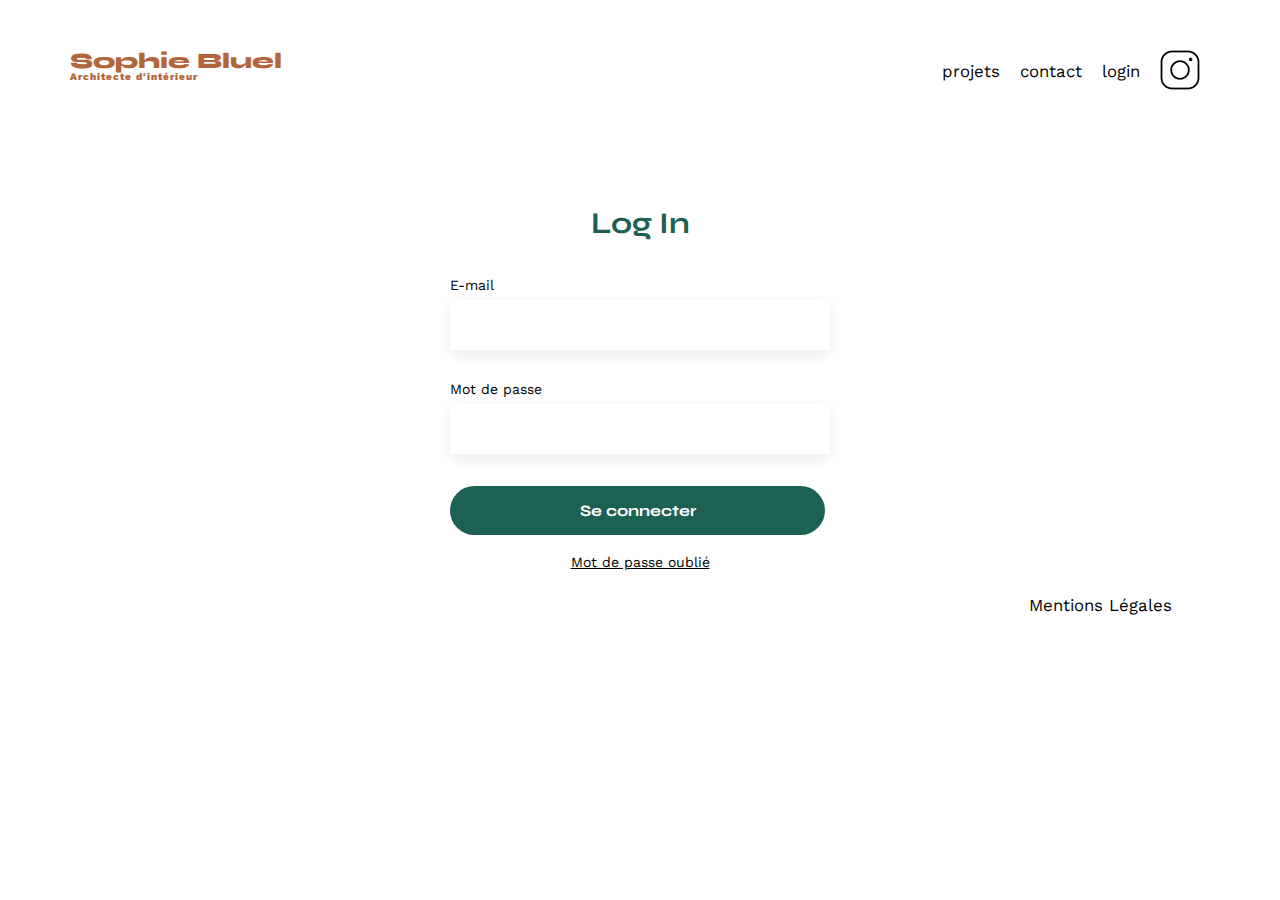
<file: FrontEnd/login.html>
<!DOCTYPE html>
<html lang="fr">
<head>
	<meta charset="UTF-8">
	<title>Sophie Bluel - Architecte d'intérieur</title>
	<meta name="viewport" content="width=device-width, initial-scale=1.0">
	<link rel="preconnect" href="https://fonts.googleapis.com">
	<link rel="preconnect" href="https://fonts.gstatic.com" crossorigin>
	<link href="https://fonts.googleapis.com/css2?family=Syne:wght@700;800&family=Work+Sans&display=swap" rel="stylesheet">
	<meta name="description" content="">
	<link rel="stylesheet" href="./assets/style.css">
</head>
<body class="body-flex">
    <header>
        <h1>Sophie Bluel <span>Architecte d'intérieur</span></h1>
        <nav>
            <ul>
                <li><a href="index.html">projets</a></li>
                <li><a href="contact.html">contact</a></li>
                <li><a href="login.html">login</a></li>
                <li><img src="./assets/icons/instagram.png" alt="Instagram"></li>
            </ul>
        </nav>
    </header>
    <main class="main-fit-content">
        <div class="login-container">
            <div id="error-msg-log"></div>
            <h2>Log In</h2>
            <form class="form-primary" method="post">
                <label for="email">E-mail</label>
                <input class="input-field" type="email" name="email" required autocomplete="off">
                <label for="password">Mot de passe</label>
                <input class="input-field" type="password" name="password" required  autocomplete="off">
                <button type="submit" name="submit-login" class="button-login">Se connecter</button>
            </form>
            <a href="#">Mot de passe oublié</a>
        </div>
    </main>
    <footer>
        <nav>
            <ul>
                <li>Mentions Légales</li>
            </ul>
        </nav>
    </footer>
    <script src="./assets/js/login.js" type="text/javascript"></script>
</body>
</html>
</file>
<file: FrontEnd/assets/style.css>
/* http://meyerweb.com/eric/tools/css/reset/
   v2.0 | 20110126
   License: none (public domain)
*/

html, body, div, span, applet, object, iframe,
h1, h2, h3, h4, h5, h6, p, blockquote, pre,
a, abbr, acronym, address, big, cite, code,
del, dfn, em, img, ins, kbd, q, s, samp,
small, strike, strong, sub, sup, tt, var,
b, u, i, center,
dl, dt, dd, ol, ul, li,
fieldset, form, label, legend,
table, caption, tbody, tfoot, thead, tr, th, td,
article, aside, canvas, details, embed,
figure, figcaption, footer, header, hgroup,
menu, nav, output, ruby, section, summary,
time, mark, audio, video {
    margin: 0;
    padding: 0;
    border: 0;
    font-size: 100%;
    font: inherit;
    vertical-align: baseline;
}

/* HTML5 display-role reset for older browsers */
article, aside, details, figcaption, figure,
footer, header, hgroup, menu, nav, section {
    display: block;
}

body {
    line-height: 1;
}

ol, ul {
    list-style: none;
}

blockquote, q {
    quotes: none;
}

blockquote:before, blockquote:after,
q:before, q:after {
    content: '';
    content: none;
}

table {
    border-collapse: collapse;
    border-spacing: 0;
}

/** end reset css**/
body {
    max-width: 1140px;
    margin: auto;
    font-family: 'Work Sans';
    font-size: 14px;
}

header {
    display: flex;
    justify-content: space-between;
    margin: 50px 0
}

section {
    margin: 50px 0
}

h1 {
    display: flex;
    flex-direction: column;
    font-family: 'Syne';
    font-size: 22px;
    font-weight: 800;
    color: #B1663C
}

h1 > span {
    font-family: 'Work Sans';
    font-size: 10px;
    letter-spacing: 0.1em;;
}

h2 {
    font-family: 'Syne';
    font-weight: 700;
    font-size: 30px;
    color: #1D6154
}

nav ul {
    display: flex;
    align-items: center;
    list-style-type: none;

}

nav li {
    padding: 0 10px;
    font-size: 1.2em;
}

li:hover {
    color: #B1663C;
}

#introduction {
    display: flex;
    align-items: center;
}

#introduction figure {
    flex: 1
}

#introduction img {
    display: block;
    margin: auto;
    width: 80%;
}

#introduction article {
    flex: 1
}

#introduction h2 {
    margin-bottom: 1em;
}

#introduction p {
    margin-bottom: 0.5em;
}

#portfolio h2 {
    text-align: center;
}

.gallery {
    width: 100%;
    display: grid;
    grid-template-columns: 1fr 1fr 1fr;
    grid-column-gap: 20px;
    grid-row-gap: 20px;
}

.gallery img {
    width: 100%;

}

#contact {
    width: 50%;
    margin: auto;
}

#contact > * {
    text-align: center;

}

#contact h2 {
    margin-bottom: 20px;
}

#contact form {
    text-align: left;
    margin-top: 30px;
    display: flex;
    flex-direction: column;
}

#contact input {
    height: 50px;
    font-size: 1.2em;
    border: none;
    box-shadow: 0px 4px 14px rgba(0, 0, 0, 0.09);
}

#contact label {
    margin: 2em 0 1em 0;
}

#contact textarea {
    border: none;
    box-shadow: 0px 4px 14px rgba(0, 0, 0, 0.09);
}

input[type="submit"] {
    font-family: 'Syne';
    font-weight: 700;
    color: white;
    background-color: #1D6154;
    margin: 2em auto;
    width: 180px;
    text-align: center;
    border-radius: 60px;
}

footer nav ul {
    display: flex;
    justify-content: flex-end;
    margin: 2em
}

#categories {
    display: flex;
    justify-content: center;
    margin-bottom: 50px;
}

.category-item {
    border: solid 1px #1D6154;
    color: #1D6154;
    padding: 15px 20px;
    border-radius: 60px;
    font-family: 'Syne';
    font-style: normal;
    font-weight: 700;
    font-size: 16px;
    line-height: 19px;
    text-align: center;
    margin-right: 5px;
}

.category-item:hover {
    border: solid 1px #1D6154;
    background-color: #1D6154;
    color: white;
}

/* login form */
.login-container {
    display: flex;
    justify-content: center;
    align-items: center;
    flex-direction: column;
}

.form-primary {
    display: flex;
    flex-direction: column;
    min-width: 380px;
}

.form-full {
    display: flex;
    flex-direction: column;
    width: 100%;
}

.login-container h2 {
    margin: 65px 0 40px 0;
}

.login-container a {
    color: black;
}

.input-field {
    font-family: 'Work Sans';
    margin-bottom: 32px;
    margin-top: 8px;
    min-height: 48px;
    box-shadow: 0px 4px 14px rgba(0, 0, 0, 0.09);
    border: none;
    font-size: 1.2em;
    background-color: white;
    display: flex;
    align-items: center;
    justify-content: space-between;
    padding-left: 16px;

}

.modal {
    display: none;
    position: fixed;
    top: 50%;
    left: 50%;
    transform: translate(-50%, -50%);
    width: 630px;
    z-index: 2;
    overflow-x: hidden;
    border-radius: 10px;
    background: white;
}

.modal-container {
    overflow-x: hidden;
    overflow-y: auto;
    width: 100%;
}

.modal-container ul {
    display: flex;
    width: 100%;
    transition: transform .5s linear;
}

.modal-container .slide {
    width: 100%;
    flex-shrink: 0;
    padding: 0 100px 20px 100px;
    box-sizing: border-box;
}

.modal-bg {
    display: none;
    position: fixed;
    background: rgba(0, 0, 0, .4);
    top: 0;
    left: 0;
    height: 100vh;
    width: 100vw;
}

#works-modify {
    display: none;
    background: none;
    border: none;
	margin-left:1em;
	font-family: 'Work Sans';
}

.gallery-modal {
    height: 50%;
    display: flex;
    flex-wrap: wrap;
    overflow-y:auto;
}

.gallery-modal li {
    width: calc(20% - 6px);
    margin: 3px;
    position: relative;
}

.gallery-modal li img {
	width: 100%;
	max-height: 100%;
    object-fit: cover;
}

.gallery-modal li button {
    border: none;
    background: black;
	position: absolute;
	top: 3%;
	right: 5%;
	cursor: pointer;
}

h3 {
    text-align: center;
    font-size: 26px;
	padding-bottom: 20px;
}

.button-modal {
    display: flex;
    flex-direction: column;
    padding-top: 30px;
    border-top: solid 1px #B3B3B3;
    margin-top: 30px;
}

.add-img {
    font-family: 'Syne';
    color: white;
    white-space: nowrap;
    margin: 0;
    padding: 8px 16px;
    border-radius: 60px;
    background-color: #1D6154;
    font-size: 16px;
    margin-bottom: 30px;
    width: 100%;
    border:none;
}

.dlt-img {
    font-family: 'Syne';
    color: #D65353;
    font-size: 14px;
    border: none;
    background: none;
    font-weight: 400;
}

.modal-buttons {
    justify-content: space-between;
    padding: 30px 30px 15px 30px;
    display: flex;
}

.cross {
    cursor: pointer;
    margin-left: auto;
    height: 18px;
}

.arrow {
    display: none;
    height: 18px;
}

.add-block {
    background-color: #E8F1F6;
    display: flex;
    justify-content: center;
    align-items: center;
    flex-direction: column;
    width: 100%;
    height: 35%;
    margin-bottom: 30px;
    border-radius: 3px;
    padding-top: 20px;
    padding-bottom: 20px;
}

.btn-photo {
    background-color: #CBD6DC;
    padding: 10px 35px;
    border-radius: 50px;
    font-size: 18px;
    color: #306685;
    font-weight: 500;
    margin: 30px 0;
    cursor: pointer;
}

.btn-photo:hover{
    background-color: #1D6154;
    color: white;
}

.add-modal-champ {
    font-family: 'Work Sans';
    margin-bottom: 32px;
    margin-top: 8px;
    min-height: 55px;
    box-shadow: 0px 4px 14px rgba(0, 0, 0, 0.09);
    border: none;
    font-size: 1.2em;
    background-color: white;
    display: flex;
    align-items: center;
    justify-content: space-between;
    padding-left: 16px;
}

.submit-modal-add {
    background-color: #1D6154;
    color: white;
    border: none;
    border-radius: 60px;
    padding: 10px 100px;
    font-size: 18px;
    font-weight: 700;
    font-family: 'Syne';
}

.submit-modal-add:disabled {
    background-color: #A7A7A7;
}

.input-modal {
    display: flex;
    justify-content: center;
    margin-top: 32px;
    border-top: red;
}

#add-photo {
    display: none;
}

.navbar-admin{
    left:0;
    top: 0;
    width: 100%;
    position: fixed;
    display:none;
	padding: 15px 0;	
	background-color: black;
}

.admin-container{
	display: flex;
	align-items: center;
	justify-content: center;
}

.admin-container p {
	color: white;
	margin: 0 20px 0 10px;
}

.admin-container > button{
	background-color: white;
	border-radius: 60px;
	padding: 10px 20px;
	border: none;
	cursor: pointer;
}

.project{
	display: flex;
	justify-content: center;
	align-items: center;
	margin-bottom: 50px;
}


/*dropdown button */
.dropdown {
	position: relative;
}

.dropbtn {
	margin-bottom: 0;
	width: 100%;
}

.dropdown-content {
	position: absolute;
	box-shadow: 0px 4px 14px rgba(0, 0, 0, 0.09);
	width: 100%;
	background-color: white;
	animation: fadeIn .5s;
	animation: slideIn .5s;
}

.dropdown-content li {
	padding: 16px;
	transition: background-color 0.2s;
}

.dropdown-content li:hover {
	background-color: #cfcfcf60;
	cursor: pointer;
}

.dropDownMenu{
    display: none;
	box-shadow: 0px 14px 16px rgba(0, 0, 0, 0.09);
}

nav a{
    text-decoration: none;
    color: black;
}

nav a:hover{
    text-decoration: none;
    color: #B1663C;
}

.button-login{
    border: none;
    color: white;
    background-color:#1D6154;
    padding: 15px 9px;
    border-radius: 60px;
    font-family: 'Syne';
    font-style: normal;
    font-weight: 700;
    font-size: 16px;
    line-height: 19px;
    text-align: center;
    margin: 0 5px 20px 0;
}

.photo-modal-add {
    width: 100px;
}
</file>
